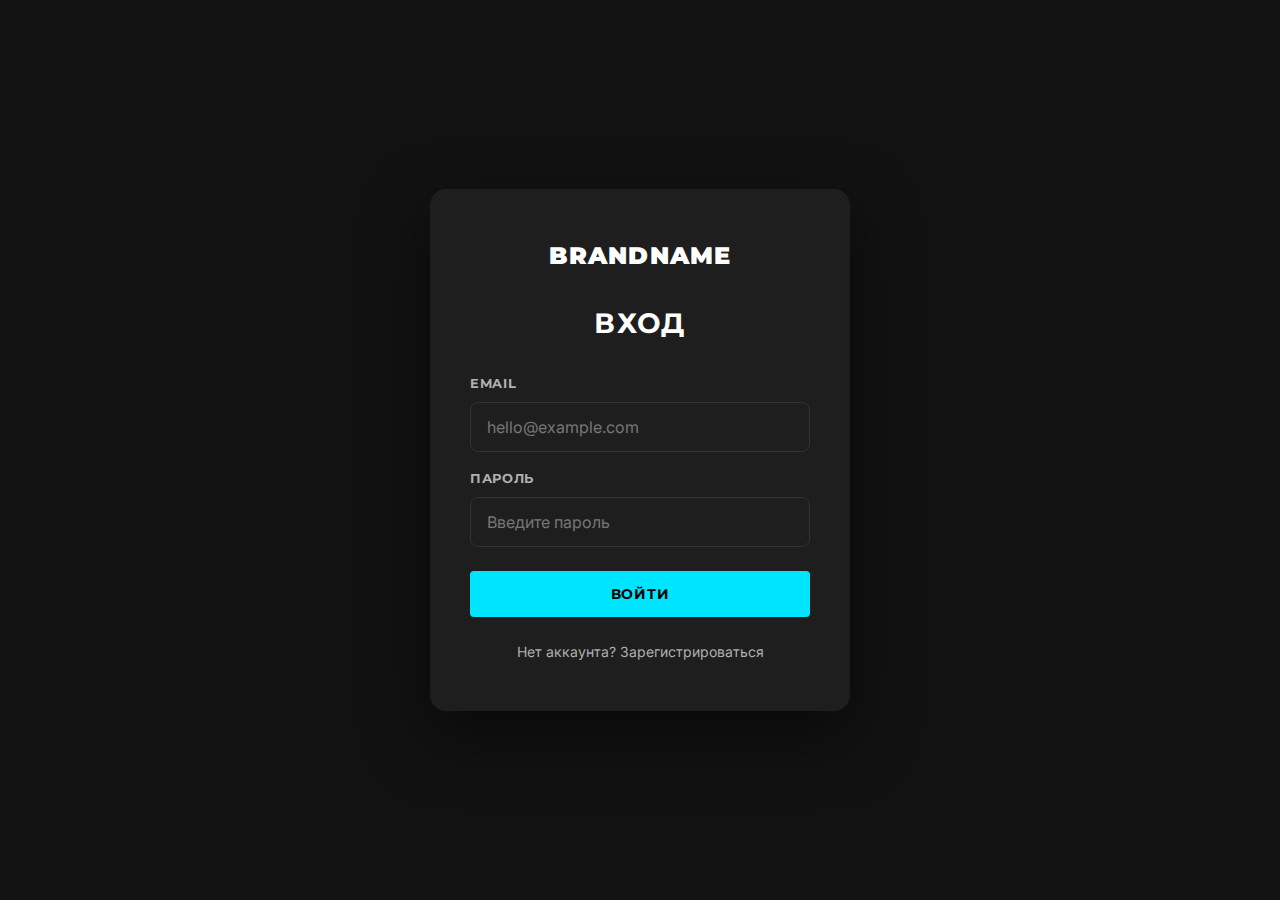
<file: auth.html>
<!DOCTYPE html>
<html lang="ru">
<head>
  <meta charset="UTF-8">
  <meta name="viewport" content="width=device-width, initial-scale=1.0">
  <title>Вход — BRANDNAME</title>

  <link rel="preconnect" href="https://fonts.googleapis.com">
  <link rel="preconnect" href="https://fonts.gstatic.com" crossorigin>
  <link href="https://fonts.googleapis.com/css2?family=Inter:wght@400;500&family=JetBrains+Mono&family=Montserrat:wght@700;900&display=swap" rel="stylesheet">

  <link rel="stylesheet" href="styles.css">
</head>
<body>

  <!-- ======================== AUTH PAGE (ТЗ 3.6) ======================== -->
  <!-- Лейаут: затемненный фон, по центру модальное окно -->
  <section class="auth">
    <div class="auth__card">

      <!-- Logo -->
      <a href="index.html" class="auth__logo">BRANDNAME</a>

      <h1 class="auth__title">Вход</h1>

      <form class="auth__form" action="#" method="post">

        <!-- Email Field -->
        <div class="auth__field">
          <label for="email" class="auth__label">Email</label>
          <input type="email" id="email" name="email" class="input" placeholder="hello@example.com" required>
        </div>

        <!-- Password Field -->
        <div class="auth__field">
          <label for="password" class="auth__label">Пароль</label>
          <input type="password" id="password" name="password" class="input" placeholder="Введите пароль" required>
        </div>

        <!-- Submit Button -->
        <button type="submit" class="btn btn--primary btn--full auth__submit">Войти</button>

      </form>

      <!-- Switch to Register -->
      <p class="auth__switch">
        Нет аккаунта? <a href="#" class="auth__switch-link">Зарегистрироваться</a>
      </p>

    </div>
  </section>

</body>
</html>
</file>
<file: styles.css>
/* ============================================
   BUBBLE TEA — Cyber-Lounge / Neo-Noir Store
   styles.css — Единый файл стилей
   ============================================ */

/* --- 1. CSS Custom Properties (ТЗ 1.1) --- */
:root {
  --bg-main: #121212;
  --bg-card: #1E1E1E;
  --primary: #00E5FF;
  --secondary: #FF007F;
  --text-main: #FFFFFF;
  --text-body: #B0B0B0;
  --border: #333333;
  --black: #000000;

  --radius-btn: 4px;
  --radius-card: 16px;
  --radius-input: 8px;

  --container: 1200px;
  --transition: all 0.3s ease-in-out;
}

/* --- 2. Reset & Base --- */
*,
*::before,
*::after {
  margin: 0;
  padding: 0;
  box-sizing: border-box;
}

html {
  scroll-behavior: smooth;
}

body {
  font-family: 'Inter', sans-serif;
  font-weight: 400;
  color: var(--text-body);
  background-color: var(--bg-main);
  line-height: 1.6;
  -webkit-font-smoothing: antialiased;
  -moz-osx-font-smoothing: grayscale;
}

a {
  text-decoration: none;
  color: inherit;
  transition: var(--transition);
}

ul, ol {
  list-style: none;
}

img {
  max-width: 100%;
  height: auto;
  display: block;
}

button,
input,
select,
textarea {
  font-family: inherit;
  font-size: inherit;
  color: inherit;
  border: none;
  outline: none;
  background: none;
}

/* --- 3. Typography (ТЗ 1.2) --- */
h1, h2, h3, h4, h5, h6 {
  font-family: 'Montserrat', sans-serif;
  font-weight: 700;
  color: var(--text-main);
  text-transform: uppercase;
  letter-spacing: 0.05em;
  line-height: 1.2;
}

h1 { font-size: 3rem; }
h2 { font-size: 2rem; }
h3 { font-size: 1.25rem; }

.mono {
  font-family: 'JetBrains Mono', monospace;
  font-weight: 400;
}

/* --- 4. Container (ТЗ 1.3) --- */
.container {
  max-width: var(--container);
  margin: 0 auto;
  padding: 0 24px;
}

/* --- 5. Buttons (ТЗ 2 — Кнопки) --- */
.btn {
  display: inline-flex;
  align-items: center;
  justify-content: center;
  gap: 8px;
  padding: 14px 32px;
  font-family: 'Montserrat', sans-serif;
  font-weight: 700;
  font-size: 0.875rem;
  text-transform: uppercase;
  letter-spacing: 0.05em;
  border-radius: var(--radius-btn);
  cursor: pointer;
  transition: var(--transition);
}

.btn--primary {
  background-color: var(--primary);
  color: var(--black);
}

.btn--primary:hover {
  transform: scale(1.05);
  box-shadow: 0 0 15px rgba(0, 229, 255, 0.6);
}

.btn--primary:active {
  transform: scale(0.98);
  box-shadow: 0 0 8px rgba(0, 229, 255, 0.4);
}

.btn--secondary {
  background-color: transparent;
  border: 2px solid var(--primary);
  color: var(--primary);
}

.btn--secondary:hover {
  background-color: var(--primary);
  color: var(--black);
}

.btn--secondary:active {
  opacity: 0.85;
}

.btn--full {
  width: 100%;
}

.btn--round {
  width: 40px;
  height: 40px;
  padding: 0;
  border-radius: 50%;
  font-size: 1.25rem;
  line-height: 1;
}

/* --- 6. Inputs (ТЗ 2 — Поля ввода) --- */
.input {
  width: 100%;
  padding: 14px 16px;
  background-color: var(--bg-card);
  color: var(--text-main);
  border: 1px solid var(--border);
  border-radius: var(--radius-input);
  font-family: 'Inter', sans-serif;
  font-size: 1rem;
  transition: var(--transition);
}

.input::placeholder {
  color: var(--text-body);
  opacity: 0.6;
}

.input:focus {
  border-color: var(--primary);
  box-shadow: 0 0 0 2px rgba(0, 229, 255, 0.15);
}

/* Custom select */
.select {
  appearance: none;
  -webkit-appearance: none;
  padding: 12px 40px 12px 16px;
  background-color: var(--bg-card);
  color: var(--text-main);
  border: 1px solid var(--border);
  border-radius: var(--radius-input);
  cursor: pointer;
  transition: var(--transition);
  background-image: url("data:image/svg+xml,%3Csvg xmlns='http://www.w3.org/2000/svg' width='12' height='8' fill='none'%3E%3Cpath d='M1 1l5 5 5-5' stroke='%23B0B0B0' stroke-width='2' stroke-linecap='round' stroke-linejoin='round'/%3E%3C/svg%3E");
  background-repeat: no-repeat;
  background-position: right 14px center;
}

.select:focus {
  border-color: var(--primary);
}

/* --- 7. Header (ТЗ 3.1) --- */
.header {
  position: sticky;
  top: 0;
  z-index: 1000;
  background: rgba(0, 0, 0, 0.75);
  backdrop-filter: blur(10px);
  -webkit-backdrop-filter: blur(10px);
  border-bottom: 1px solid rgba(51, 51, 51, 0.5);
}

.header__inner {
  display: flex;
  align-items: center;
  justify-content: space-between;
  padding: 16px 24px;
  max-width: var(--container);
  margin: 0 auto;
}

.header__logo {
  font-family: 'Montserrat', sans-serif;
  font-weight: 900;
  font-size: 1.5rem;
  color: var(--text-main);
  text-transform: uppercase;
  letter-spacing: 0.05em;
  white-space: nowrap;
}

.header__nav {
  display: flex;
  align-items: center;
  gap: 32px;
}

.header__link {
  font-family: 'Inter', sans-serif;
  font-weight: 500;
  font-size: 0.9375rem;
  color: var(--text-body);
  position: relative;
}

.header__link:hover {
  color: var(--primary);
}

.header__link::after {
  content: '';
  position: absolute;
  bottom: -4px;
  left: 0;
  width: 0;
  height: 2px;
  background-color: var(--primary);
  transition: var(--transition);
}

.header__link:hover::after {
  width: 100%;
}

.header__actions {
  display: flex;
  align-items: center;
  gap: 20px;
}

.header__icon {
  display: flex;
  align-items: center;
  justify-content: center;
  width: 40px;
  height: 40px;
  color: var(--text-body);
  transition: var(--transition);
  cursor: pointer;
}

.header__icon:hover {
  color: var(--primary);
}

.header__icon svg {
  width: 22px;
  height: 22px;
  fill: none;
  stroke: currentColor;
  stroke-width: 2;
  stroke-linecap: round;
  stroke-linejoin: round;
}

.header__cart {
  display: flex;
  align-items: center;
  gap: 8px;
  padding: 8px 16px;
  background-color: var(--bg-card);
  border-radius: var(--radius-btn);
  color: var(--text-main);
  cursor: pointer;
  transition: var(--transition);
}

.header__cart:hover {
  background-color: var(--primary);
  color: var(--black);
}

.header__cart svg {
  width: 20px;
  height: 20px;
  fill: none;
  stroke: currentColor;
  stroke-width: 2;
  stroke-linecap: round;
  stroke-linejoin: round;
}

.header__cart-price {
  font-family: 'JetBrains Mono', monospace;
  font-size: 0.875rem;
}

/* Burger Menu (CSS-only) */
.header__burger {
  display: none;
  width: 32px;
  height: 32px;
  cursor: pointer;
  flex-direction: column;
  justify-content: center;
  align-items: center;
  gap: 5px;
  z-index: 1001;
}

.header__burger-line {
  display: block;
  width: 24px;
  height: 2px;
  background-color: var(--text-main);
  transition: var(--transition);
}

.header__burger-toggle {
  display: none;
}

/* Mobile nav overlay */
.header__mobile-nav {
  display: none;
}

/* --- 8. Footer (ТЗ 3.2 — Подвал) --- */
.footer {
  background-color: var(--black);
  padding: 60px 0 30px;
  border-top: 1px solid var(--border);
}

.footer__grid {
  display: grid;
  grid-template-columns: repeat(4, 1fr);
  gap: 40px;
  max-width: var(--container);
  margin: 0 auto;
  padding: 0 24px;
}

.footer__logo {
  font-family: 'Montserrat', sans-serif;
  font-weight: 900;
  font-size: 1.25rem;
  color: var(--text-main);
  text-transform: uppercase;
  letter-spacing: 0.05em;
  margin-bottom: 16px;
}

.footer__desc {
  font-size: 0.875rem;
  color: var(--text-body);
  line-height: 1.6;
}

.footer__title {
  font-family: 'Montserrat', sans-serif;
  font-weight: 700;
  font-size: 0.875rem;
  color: var(--text-main);
  text-transform: uppercase;
  letter-spacing: 0.05em;
  margin-bottom: 20px;
}

.footer__list {
  display: flex;
  flex-direction: column;
  gap: 12px;
}

.footer__link {
  font-size: 0.875rem;
  color: var(--text-body);
}

.footer__link:hover {
  color: var(--text-main);
}

.footer__socials {
  display: flex;
  gap: 12px;
}

.footer__social {
  display: flex;
  align-items: center;
  justify-content: center;
  width: 40px;
  height: 40px;
  border-radius: 50%;
  background-color: var(--bg-card);
  color: var(--text-body);
  transition: var(--transition);
}

.footer__social:hover {
  background-color: var(--primary);
  color: var(--black);
}

.footer__social svg {
  width: 18px;
  height: 18px;
  fill: currentColor;
}

.footer__bottom {
  max-width: var(--container);
  margin: 40px auto 0;
  padding: 20px 24px 0;
  border-top: 1px solid var(--border);
  text-align: center;
  font-size: 0.8125rem;
  color: var(--text-body);
}

/* --- 9. Hero Section (ТЗ 3.2 — Блок 1) --- */
.hero {
  position: relative;
  height: 85vh;
  min-height: 500px;
  display: flex;
  align-items: center;
  justify-content: center;
  text-align: center;
  overflow: hidden;
  background: url('https://placehold.co/1920x1080/121212/1E1E1E?text=') center/cover no-repeat;
  background-color: var(--bg-main);
}

.hero::before {
  content: '';
  position: absolute;
  inset: 0;
  background: linear-gradient(
    180deg,
    rgba(18, 18, 18, 0.5) 0%,
    rgba(18, 18, 18, 0.8) 100%
  );
  z-index: 1;
}

.hero__content {
  position: relative;
  z-index: 2;
  max-width: 700px;
  padding: 0 24px;
}

.hero__title {
  font-size: 4rem;
  font-weight: 900;
  margin-bottom: 20px;
  line-height: 1.1;
}

.hero__title span {
  color: var(--primary);
}

.hero__subtitle {
  font-size: 1.125rem;
  color: var(--text-body);
  margin-bottom: 36px;
  line-height: 1.6;
}

.hero__btn {
  display: inline-flex;
}

/* Decorative glow */
.hero::after {
  content: '';
  position: absolute;
  bottom: -120px;
  left: 50%;
  transform: translateX(-50%);
  width: 600px;
  height: 240px;
  background: radial-gradient(ellipse, rgba(0, 229, 255, 0.12) 0%, transparent 70%);
  z-index: 1;
  pointer-events: none;
}

/* --- 10. Advantages Section (ТЗ 3.2 — Блок 2) --- */
.advantages {
  padding: 80px 0;
}

.advantages__grid {
  display: grid;
  grid-template-columns: repeat(3, 1fr);
  gap: 32px;
}

.advantage {
  text-align: center;
  padding: 32px 24px;
}

.advantage__icon {
  width: 48px;
  height: 48px;
  margin: 0 auto 20px;
  color: var(--primary);
}

.advantage__icon svg {
  width: 48px;
  height: 48px;
  fill: none;
  stroke: currentColor;
  stroke-width: 1.5;
  stroke-linecap: round;
  stroke-linejoin: round;
}

.advantage__title {
  font-size: 1.125rem;
  margin-bottom: 12px;
}

.advantage__text {
  font-size: 0.9375rem;
  color: var(--text-body);
  line-height: 1.6;
}

/* --- 11. Section Heading --- */
.section-heading {
  display: flex;
  align-items: center;
  gap: 12px;
  margin-bottom: 40px;
}

.section-heading__sticker {
  display: inline-flex;
  padding: 4px 12px;
  background-color: var(--secondary);
  color: var(--text-main);
  font-family: 'JetBrains Mono', monospace;
  font-size: 0.6875rem;
  font-weight: 400;
  text-transform: uppercase;
  border-radius: 4px;
  letter-spacing: 0.05em;
}

/* --- 12. Product Card (ТЗ 3.2 — Блок 3, карточка) --- */
.hits {
  padding: 80px 0;
}

.hits__grid {
  display: grid;
  grid-template-columns: repeat(4, 1fr);
  gap: 24px;
}

.product-card {
  background-color: var(--bg-card);
  border-radius: var(--radius-card);
  overflow: hidden;
  transition: var(--transition);
  position: relative;
}

.product-card:hover {
  transform: translateY(-5px);
  box-shadow: 0 12px 40px rgba(0, 0, 0, 0.4);
}

.product-card__image {
  position: relative;
  width: 100%;
  aspect-ratio: 1 / 1;
  background-color: #2a2a2a;
  overflow: hidden;
}

.product-card__image img {
  width: 100%;
  height: 100%;
  object-fit: cover;
  transition: var(--transition);
}

.product-card:hover .product-card__image img {
  transform: scale(1.05);
}

.product-card__label {
  position: absolute;
  top: 12px;
  left: 12px;
  padding: 4px 10px;
  font-family: 'JetBrains Mono', monospace;
  font-size: 0.6875rem;
  font-weight: 400;
  text-transform: uppercase;
  border-radius: 4px;
  z-index: 2;
}

.product-card__label--new {
  background-color: var(--secondary);
  color: var(--text-main);
}

.product-card__label--vegan {
  background-color: #00C853;
  color: var(--black);
}

.product-card__body {
  padding: 16px;
  display: flex;
  flex-direction: column;
  gap: 8px;
}

.product-card__name {
  font-family: 'Inter', sans-serif;
  font-weight: 500;
  font-size: 1rem;
  color: var(--text-main);
  line-height: 1.3;
}

.product-card__footer {
  display: flex;
  align-items: center;
  justify-content: space-between;
  padding: 0 16px 16px;
}

.product-card__price {
  font-family: 'JetBrains Mono', monospace;
  font-size: 1.125rem;
  color: var(--primary);
}

.product-card__add {
  width: 40px;
  height: 40px;
  border-radius: 50%;
  background-color: var(--border);
  color: var(--text-body);
  display: flex;
  align-items: center;
  justify-content: center;
  font-size: 1.5rem;
  line-height: 1;
  cursor: pointer;
  transition: var(--transition);
  border: none;
}

.product-card:hover .product-card__add,
.product-card__add:hover {
  background-color: var(--primary);
  color: var(--black);
}

.product-card__add:active {
  transform: scale(0.9);
}

/* --- 13. Promo Section (ТЗ 3.2 — Блок 4) --- */
.promo {
  padding: 80px 0;
}

.promo__inner {
  display: grid;
  grid-template-columns: 1fr 1fr;
  gap: 48px;
  align-items: center;
  background-color: var(--bg-card);
  border-radius: var(--radius-card);
  overflow: hidden;
}

.promo__image {
  width: 100%;
  height: 100%;
  min-height: 360px;
  background: linear-gradient(135deg, #1a1a2e 0%, #16213e 50%, #0f3460 100%);
  display: flex;
  align-items: center;
  justify-content: center;
}

.promo__image img {
  width: 100%;
  height: 100%;
  object-fit: cover;
}

.promo__content {
  padding: 48px 48px 48px 0;
}

.promo__title {
  font-size: 2rem;
  margin-bottom: 16px;
}

.promo__title span {
  color: var(--secondary);
}

.promo__text {
  font-size: 1rem;
  color: var(--text-body);
  margin-bottom: 32px;
  line-height: 1.6;
}

/* --- 14. Catalog Page (ТЗ 3.3) --- */
.catalog {
  padding: 40px 0 80px;
}

.catalog__header {
  display: flex;
  align-items: center;
  justify-content: space-between;
  flex-wrap: wrap;
  gap: 20px;
  margin-bottom: 32px;
}

.catalog__tags {
  display: flex;
  flex-wrap: wrap;
  gap: 10px;
}

.tag {
  display: inline-flex;
  align-items: center;
  padding: 10px 22px;
  background-color: var(--bg-card);
  color: var(--text-main);
  border-radius: 100px;
  font-family: 'Inter', sans-serif;
  font-size: 0.875rem;
  font-weight: 500;
  cursor: pointer;
  transition: var(--transition);
  border: 1px solid var(--border);
}

.tag:hover {
  border-color: var(--primary);
  color: var(--primary);
}

.tag--active {
  background-color: var(--primary);
  color: var(--black);
  border-color: var(--primary);
}

.tag--active:hover {
  color: var(--black);
}

.catalog__grid {
  display: grid;
  grid-template-columns: repeat(4, 1fr);
  gap: 24px;
}

/* --- 15. Product Detail Page (ТЗ 3.4) --- */
.product-detail {
  padding: 40px 0 80px;
}

.product-detail__grid {
  display: grid;
  grid-template-columns: 1fr 1fr;
  gap: 48px;
  align-items: start;
}

.product-detail__image {
  aspect-ratio: 1 / 1;
  border-radius: var(--radius-card);
  overflow: hidden;
  background-color: var(--bg-card);
}

.product-detail__image img {
  width: 100%;
  height: 100%;
  object-fit: cover;
}

.product-detail__info {
  display: flex;
  flex-direction: column;
  gap: 24px;
}

.product-detail__title {
  font-size: 2.5rem;
}

.product-detail__price {
  font-family: 'JetBrains Mono', monospace;
  font-size: 2rem;
  color: var(--primary);
}

/* Volume Selector */
.volume-selector {
  display: flex;
  flex-direction: column;
  gap: 12px;
}

.volume-selector__label {
  font-family: 'Montserrat', sans-serif;
  font-weight: 700;
  font-size: 0.875rem;
  color: var(--text-main);
  text-transform: uppercase;
  letter-spacing: 0.05em;
}

.volume-selector__options {
  display: flex;
  gap: 12px;
}

.volume-option__input {
  position: absolute;
  opacity: 0;
  width: 0;
  height: 0;
}

.volume-option__btn {
  display: inline-flex;
  align-items: center;
  justify-content: center;
  padding: 12px 28px;
  font-family: 'JetBrains Mono', monospace;
  font-size: 0.9375rem;
  color: var(--text-body);
  background-color: var(--bg-card);
  border: 2px solid var(--border);
  border-radius: var(--radius-btn);
  cursor: pointer;
  transition: var(--transition);
}

.volume-option__input:checked + .volume-option__btn {
  border-color: var(--primary);
  color: var(--primary);
  box-shadow: 0 0 10px rgba(0, 229, 255, 0.15);
}

.volume-option__btn:hover {
  border-color: var(--primary);
  color: var(--text-main);
}

/* Toppings (стилизованные чекбоксы) */
.toppings {
  display: flex;
  flex-direction: column;
  gap: 12px;
}

.toppings__label-text {
  font-family: 'Montserrat', sans-serif;
  font-weight: 700;
  font-size: 0.875rem;
  color: var(--text-main);
  text-transform: uppercase;
  letter-spacing: 0.05em;
}

.toppings__list {
  display: flex;
  flex-direction: column;
  gap: 10px;
}

.topping {
  position: relative;
}

.topping__input {
  position: absolute;
  opacity: 0;
  width: 0;
  height: 0;
}

.topping__label {
  display: flex;
  align-items: center;
  gap: 12px;
  padding: 12px 16px;
  background-color: var(--bg-card);
  border: 1px solid var(--border);
  border-radius: var(--radius-input);
  cursor: pointer;
  transition: var(--transition);
  font-size: 0.9375rem;
}

.topping__label:hover {
  border-color: var(--primary);
}

.topping__check {
  width: 20px;
  height: 20px;
  border: 2px solid var(--border);
  border-radius: 4px;
  flex-shrink: 0;
  display: flex;
  align-items: center;
  justify-content: center;
  transition: var(--transition);
}

.topping__input:checked + .topping__label .topping__check {
  border-color: var(--primary);
  background-color: var(--primary);
}

.topping__input:checked + .topping__label .topping__check::after {
  content: '✓';
  color: var(--black);
  font-size: 0.75rem;
  font-weight: 700;
}

.topping__input:checked + .topping__label {
  border-color: var(--primary);
  box-shadow: 0 0 8px rgba(0, 229, 255, 0.1);
}

.topping__price {
  margin-left: auto;
  font-family: 'JetBrains Mono', monospace;
  font-size: 0.8125rem;
  color: var(--primary);
}

/* Description & Composition */
.product-detail__desc {
  display: flex;
  flex-direction: column;
  gap: 8px;
}

.product-detail__desc-title {
  font-size: 0.875rem;
}

.product-detail__desc-text {
  font-size: 0.9375rem;
  color: var(--text-body);
  line-height: 1.7;
}

/* --- 16. Cart Page (ТЗ 3.5) --- */
.cart {
  padding: 40px 0 80px;
}

.cart__layout {
  display: grid;
  grid-template-columns: 1fr 360px;
  gap: 40px;
  align-items: start;
}

.cart__list {
  display: flex;
  flex-direction: column;
  gap: 16px;
}

.cart-item {
  display: grid;
  grid-template-columns: 80px 1fr auto auto;
  gap: 20px;
  align-items: center;
  padding: 20px;
  background-color: var(--bg-card);
  border-radius: var(--radius-card);
}

.cart-item__image {
  width: 80px;
  height: 80px;
  border-radius: var(--radius-input);
  overflow: hidden;
  background-color: #2a2a2a;
}

.cart-item__image img {
  width: 100%;
  height: 100%;
  object-fit: cover;
}

.cart-item__info {
  display: flex;
  flex-direction: column;
  gap: 4px;
}

.cart-item__name {
  font-family: 'Inter', sans-serif;
  font-weight: 500;
  font-size: 1rem;
  color: var(--text-main);
}

.cart-item__meta {
  font-family: 'JetBrains Mono', monospace;
  font-size: 0.8125rem;
  color: var(--text-body);
}

.cart-item__quantity {
  display: flex;
  align-items: center;
  gap: 12px;
}

.cart-item__qty-btn {
  width: 36px;
  height: 36px;
  border-radius: 50%;
  background-color: var(--bg-main);
  border: 1px solid var(--border);
  color: var(--text-main);
  font-size: 1.125rem;
  display: flex;
  align-items: center;
  justify-content: center;
  cursor: pointer;
  transition: var(--transition);
}

.cart-item__qty-btn:hover {
  border-color: var(--primary);
  color: var(--primary);
}

.cart-item__qty-btn:active {
  transform: scale(0.9);
}

.cart-item__qty-value {
  font-family: 'JetBrains Mono', monospace;
  font-size: 1rem;
  color: var(--text-main);
  min-width: 24px;
  text-align: center;
}

.cart-item__price {
  font-family: 'JetBrains Mono', monospace;
  font-size: 1.125rem;
  color: var(--primary);
  white-space: nowrap;
}

/* Cart Summary */
.cart-summary {
  background-color: var(--bg-card);
  border-radius: var(--radius-card);
  padding: 32px;
  position: sticky;
  top: 100px;
}

.cart-summary__title {
  font-size: 1.25rem;
  margin-bottom: 24px;
}

.cart-summary__row {
  display: flex;
  justify-content: space-between;
  align-items: center;
  padding: 12px 0;
  border-bottom: 1px solid var(--border);
  font-size: 0.9375rem;
}

.cart-summary__row:last-of-type {
  border-bottom: none;
}

.cart-summary__total {
  display: flex;
  justify-content: space-between;
  align-items: center;
  padding-top: 20px;
  margin-top: 8px;
  border-top: 2px solid var(--border);
}

.cart-summary__total-label {
  font-family: 'Montserrat', sans-serif;
  font-weight: 700;
  font-size: 1.125rem;
  color: var(--text-main);
  text-transform: uppercase;
}

.cart-summary__total-price {
  font-family: 'JetBrains Mono', monospace;
  font-size: 1.5rem;
  color: var(--primary);
}

.cart-summary__btn {
  margin-top: 24px;
}

/* Empty cart */
.cart__empty {
  text-align: center;
  padding: 80px 0;
}

.cart__empty-title {
  font-size: 1.5rem;
  margin-bottom: 12px;
}

.cart__empty-text {
  color: var(--text-body);
  margin-bottom: 32px;
}

/* --- 17. Auth Page (ТЗ 3.6) --- */
.auth {
  min-height: 100vh;
  display: flex;
  align-items: center;
  justify-content: center;
  padding: 40px 24px;
  background-color: var(--bg-main);
}

.auth__card {
  width: 100%;
  max-width: 420px;
  background-color: var(--bg-card);
  border-radius: var(--radius-card);
  padding: 48px 40px;
  box-shadow: 0 24px 64px rgba(0, 0, 0, 0.5);
}

.auth__logo {
  display: block;
  text-align: center;
  font-family: 'Montserrat', sans-serif;
  font-weight: 900;
  font-size: 1.5rem;
  color: var(--text-main);
  text-transform: uppercase;
  letter-spacing: 0.05em;
  margin-bottom: 32px;
}

.auth__logo:hover {
  color: var(--primary);
}

.auth__title {
  text-align: center;
  font-size: 1.75rem;
  margin-bottom: 32px;
}

.auth__form {
  display: flex;
  flex-direction: column;
  gap: 16px;
}

.auth__field {
  display: flex;
  flex-direction: column;
  gap: 8px;
}

.auth__label {
  font-size: 0.8125rem;
  color: var(--text-body);
  text-transform: uppercase;
  letter-spacing: 0.05em;
  font-family: 'Montserrat', sans-serif;
  font-weight: 700;
}

.auth__submit {
  margin-top: 8px;
}

.auth__switch {
  text-align: center;
  margin-top: 24px;
  font-size: 0.875rem;
  color: var(--text-body);
}

.auth__switch-link {
  color: var(--text-body);
  transition: var(--transition);
}

.auth__switch-link:hover {
  color: var(--primary);
}

/* --- 18. Page Title Bar --- */
.page-title-bar {
  padding: 32px 0 0;
}

.page-title-bar h1 {
  font-size: 2.5rem;
}

/* --- 19. Responsive (ТЗ раздел 4) — Desktop First --- */

/* Tablet: 768px — 1199px */
@media (max-width: 1199px) {
  h1 { font-size: 2.5rem; }
  h2 { font-size: 1.75rem; }

  .hero__title { font-size: 3rem; }

  .hits__grid,
  .catalog__grid {
    grid-template-columns: repeat(3, 1fr);
  }

  .footer__grid {
    grid-template-columns: repeat(2, 1fr);
    gap: 32px;
  }

  .product-detail__title {
    font-size: 2rem;
  }
}

/* Mobile: < 768px */
@media (max-width: 767px) {
  h1 { font-size: 2rem; }
  h2 { font-size: 1.5rem; }
  h3 { font-size: 1.1rem; }

  .container {
    padding: 0 16px;
  }

  /* Header — burger menu */
  .header__nav {
    display: none;
  }

  .header__burger {
    display: flex;
  }

  .header__mobile-nav {
    display: none;
    position: fixed;
    top: 0;
    left: 0;
    width: 100%;
    height: 100vh;
    background: rgba(0, 0, 0, 0.95);
    backdrop-filter: blur(10px);
    z-index: 999;
    flex-direction: column;
    align-items: center;
    justify-content: center;
    gap: 32px;
  }

  .header__burger-toggle:checked ~ .header__mobile-nav {
    display: flex;
  }

  .header__burger-toggle:checked ~ .header__burger .header__burger-line:nth-child(1) {
    transform: rotate(45deg) translate(5px, 5px);
  }

  .header__burger-toggle:checked ~ .header__burger .header__burger-line:nth-child(2) {
    opacity: 0;
  }

  .header__burger-toggle:checked ~ .header__burger .header__burger-line:nth-child(3) {
    transform: rotate(-45deg) translate(5px, -5px);
  }

  .header__mobile-link {
    font-family: 'Montserrat', sans-serif;
    font-weight: 700;
    font-size: 1.5rem;
    color: var(--text-main);
    text-transform: uppercase;
    letter-spacing: 0.05em;
    transition: var(--transition);
  }

  .header__mobile-link:hover {
    color: var(--primary);
  }

  /* Hero */
  .hero {
    height: 70vh;
    min-height: 400px;
  }

  .hero__title {
    font-size: 2.25rem;
  }

  .hero__subtitle {
    font-size: 1rem;
  }

  /* Advantages */
  .advantages {
    padding: 48px 0;
  }

  .advantages__grid {
    grid-template-columns: 1fr;
    gap: 24px;
  }

  /* Hits */
  .hits {
    padding: 48px 0;
  }

  .hits__grid {
    grid-template-columns: repeat(2, 1fr);
    gap: 16px;
  }

  /* Promo */
  .promo {
    padding: 48px 0;
  }

  .promo__inner {
    grid-template-columns: 1fr;
    gap: 0;
  }

  .promo__image {
    min-height: 240px;
  }

  .promo__content {
    padding: 32px 24px;
  }

  .promo__title {
    font-size: 1.5rem;
  }

  /* Catalog */
  .catalog__grid {
    grid-template-columns: repeat(2, 1fr);
    gap: 16px;
  }

  .catalog__header {
    flex-direction: column;
    align-items: flex-start;
  }

  /* Product Detail */
  .product-detail__grid {
    grid-template-columns: 1fr;
    gap: 32px;
  }

  .product-detail__title {
    font-size: 1.75rem;
  }

  .product-detail__price {
    font-size: 1.5rem;
  }

  /* Cart */
  .cart__layout {
    grid-template-columns: 1fr;
  }

  .cart-item {
    grid-template-columns: 60px 1fr;
    gap: 12px;
  }

  .cart-item__quantity {
    grid-column: 2;
  }

  .cart-item__price {
    grid-column: 2;
  }

  .cart-summary {
    position: static;
  }

  /* Auth */
  .auth__card {
    padding: 32px 24px;
  }

  .auth__title {
    font-size: 1.5rem;
  }

  /* Footer */
  .footer {
    padding: 40px 0 24px;
  }

  .footer__grid {
    grid-template-columns: 1fr;
    gap: 32px;
  }

  /* Page Title */
  .page-title-bar h1 {
    font-size: 2rem;
  }
}

/* Extra small: < 480px */
@media (max-width: 479px) {
  .hits__grid {
    grid-template-columns: 1fr;
  }

  .catalog__grid {
    grid-template-columns: 1fr;
  }

  .hero__title {
    font-size: 1.75rem;
  }

  .btn {
    padding: 12px 24px;
    font-size: 0.8125rem;
  }
}
</file>
